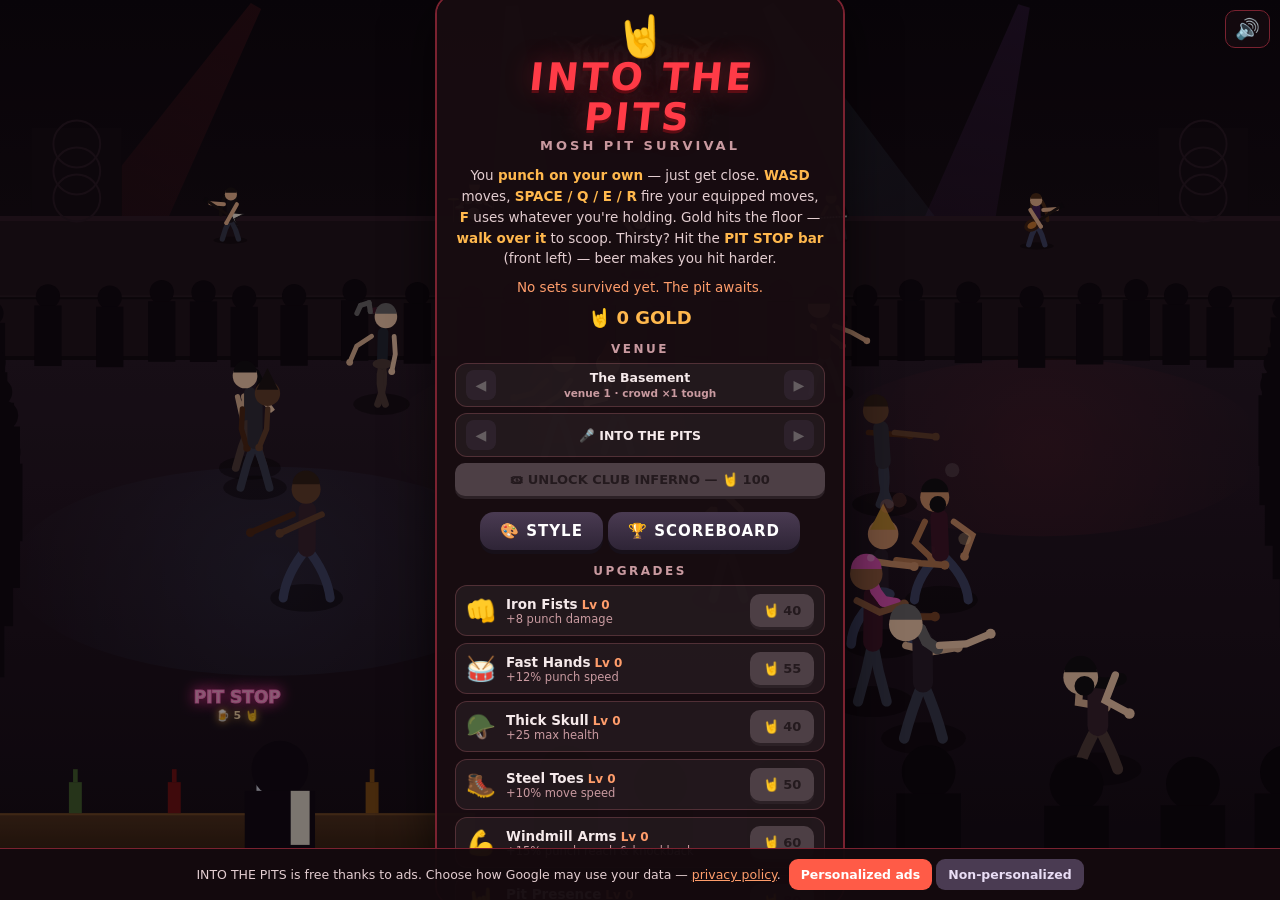
<file: index.html>
<!DOCTYPE html>
<html lang="en">
<head>
<meta charset="utf-8">
<meta name="viewport" content="width=device-width, initial-scale=1, maximum-scale=1, user-scalable=no, viewport-fit=cover">
<meta name="apple-mobile-web-app-capable" content="yes">
<meta name="theme-color" content="#0d0a0e">
<title>INTO THE PITS — mosh pit survival</title>
<meta name="google-adsense-account" content="ca-pub-6716374157787378" />
<meta name="description" content="INTO THE PITS — a free browser game. You're a metalhead at a concert: dive into the pit, swing at everything that moves, survive the Wall of Death and climb the pit hierarchy. No install, no account.">
<meta property="og:title" content="INTO THE PITS — mosh pit survival">
<meta property="og:description" content="A free browser brawler: survive the mosh pit, dodge the Wall of Death, take down Skinny Jean Gene, become a Pit Legend.">
<meta property="og:type" content="website">
<link rel="icon" href="data:image/svg+xml,<svg xmlns='http://www.w3.org/2000/svg' viewBox='0 0 100 100'><text y='.9em' font-size='90'>🤘</text></svg>">
<link rel="stylesheet" href="style.css?v=20260726d">
</head>
<body>
<canvas id="c"></canvas>
<button id="muteBtn">🔊</button>
<button id="pauseBtn">⏸</button>
<div id="stick"><div id="nub"></div></div>
<button class="abBtn" id="swingBtn" style="bottom: calc(env(safe-area-inset-bottom, 0px) + 134px)">🤘</button>
<button class="abBtn" id="abKick" style="bottom: calc(env(safe-area-inset-bottom, 0px) + 200px)">🦵</button>
<button class="abBtn" id="abWind" style="bottom: calc(env(safe-area-inset-bottom, 0px) + 266px)">🌀</button>
<button class="abBtn" id="abBerserk" style="bottom: calc(env(safe-area-inset-bottom, 0px) + 332px)">😤</button>
<button id="itemBtn">🍺</button>

<div class="overlay" id="menuOv">
  <div class="panel">
    <div class="logo">🤘</div>
    <h1>INTO THE<br>PITS</h1>
    <div class="sub">MOSH PIT SURVIVAL</div>
    <p class="hint" id="menuHint">The band's playing. The pit is open. <b>Move</b> with WASD, <b>swing</b> with SPACE or click.
    Knock out moshers for <b>CRED</b> — and watch for the <b>WALL&nbsp;OF&nbsp;DEATH</b>.</p>
    <div class="best" id="bestLine"></div>
    <div class="credbar">🤘 <span id="menuCred">0</span> GOLD</div>
    <div class="sect">VENUE</div>
    <div id="venueBox"></div>
    <button class="btn alt" id="styleBtn">🎨 STYLE</button>
    <button class="btn alt" id="boardBtnM">🏆 SCOREBOARD</button>
    <div id="styleBox" style="display:none">
      <canvas id="stylePrev" width="120" height="150"></canvas>
      <div id="styleRows"></div>
    </div>
    <div class="sect">UPGRADES</div>
    <div id="upList"></div>
    <div class="sect">ABILITIES</div>
    <div id="abList"></div>
    <button class="btn" id="startBtn">ENTER THE PIT</button>
    <div class="sect">SETTINGS</div>
    <div class="audiorow"><label for="volMusic">🎵 Music</label><input id="volMusic" type="range" min="0" max="100" step="1"></div>
    <div class="audiorow"><label for="volFx">💥 Effects</label><input id="volFx" type="range" min="0" max="100" step="1"></div>
    <div class="audiorow"><label for="volUi">🔘 Menu</label><input id="volUi" type="range" min="0" max="100" step="1"></div>
    <button class="buy danger" id="resetBtn" style="width:100%;margin-top:8px">⚠ reset save</button>
    <div class="flinks">
      <a href="guide.html">Game guide</a> · <a href="updates.html">Updates</a> · <a href="privacy.html">Privacy</a>
    </div>
  </div>
</div>

<div class="overlay" id="pauseOv" style="display:none">
  <div class="panel">
    <h2 style="color:#ffb84d">PAUSED</h2>
    <div class="stats" id="pauseStats"></div>
    <button class="btn" id="resumeBtn">▶ RESUME</button>
    <div class="sect">SETTINGS</div>
    <div class="audiorow"><label for="pVolMusic">🎵 Music</label><input id="pVolMusic" type="range" min="0" max="100" step="1"></div>
    <div class="audiorow"><label for="pVolFx">💥 Effects</label><input id="pVolFx" type="range" min="0" max="100" step="1"></div>
    <div class="audiorow"><label for="pVolUi">🔘 Menu</label><input id="pVolUi" type="range" min="0" max="100" step="1"></div>
    <button class="btn alt" id="endRunBtn" style="margin-top:14px">🏁 END RUN</button>
    <div class="hint" style="font-size:12px;margin-top:6px">Ending the run banks this set's gold and posts your score.</div>
  </div>
</div>

<div class="overlay" id="boardOv" style="display:none">
  <div class="panel">
    <h2 style="color:#ffb84d">🏆 PIT LEGENDS</h2>
    <div class="namerow">
      <input id="nameInp" maxlength="16" placeholder="your pit name" autocomplete="off">
      <button class="buy" id="nameSave">SAVE</button>
    </div>
    <div id="boardList" class="blist">loading…</div>
    <button class="btn" id="boardBack">DONE</button>
  </div>
</div>

<div class="overlay" id="overOv" style="display:none">
  <div class="panel">
    <h2 id="overTitle">CARRIED OUT</h2>
    <div class="stats" id="overStats"></div>
    <button class="btn alt" id="dblBtn">🎬 Double this set's cred</button><br>
    <button class="btn" id="againBtn">MOSH AGAIN</button>
    <button class="btn alt" id="menuBtn">UPGRADES</button>
    <button class="btn alt" id="boardBtnO">🏆</button>
  </div>
</div>

<!-- Classic scripts sharing top-level scope; order matters (each file may use
     anything ABOVE it at load time, and anything at all at call time). -->
<script src="js/util.js?v=20260726d"></script>
<script src="js/config.js?v=20260726d"></script>
<script src="js/lineups.js?v=20260726d"></script>
<script src="js/save.js?v=20260726d"></script>
<script src="js/world.js?v=20260726d"></script>
<script src="js/audio.js?v=20260726d"></script>
<script src="js/ads.js?v=20260726d"></script>
<script src="js/board.js?v=20260726d"></script>
<script src="js/state.js?v=20260726d"></script>
<script src="js/moshers.js?v=20260726d"></script>
<script src="js/combat.js?v=20260726d"></script>
<script src="js/abilities.js?v=20260726d"></script>
<script src="js/items.js?v=20260726d"></script>
<script src="js/ai.js?v=20260726d"></script>
<script src="js/sim.js?v=20260726d"></script>
<script src="js/events.js?v=20260726d"></script>
<script src="js/render.js?v=20260726d"></script>
<script src="js/input.js?v=20260726d"></script>
<script src="js/flow.js?v=20260726d"></script>
<script src="js/ui.js?v=20260726d"></script>
<script src="js/main.js?v=20260726d"></script>
<script src="js/dev.js?v=20260726d"></script>
</body>
</html>
</file>
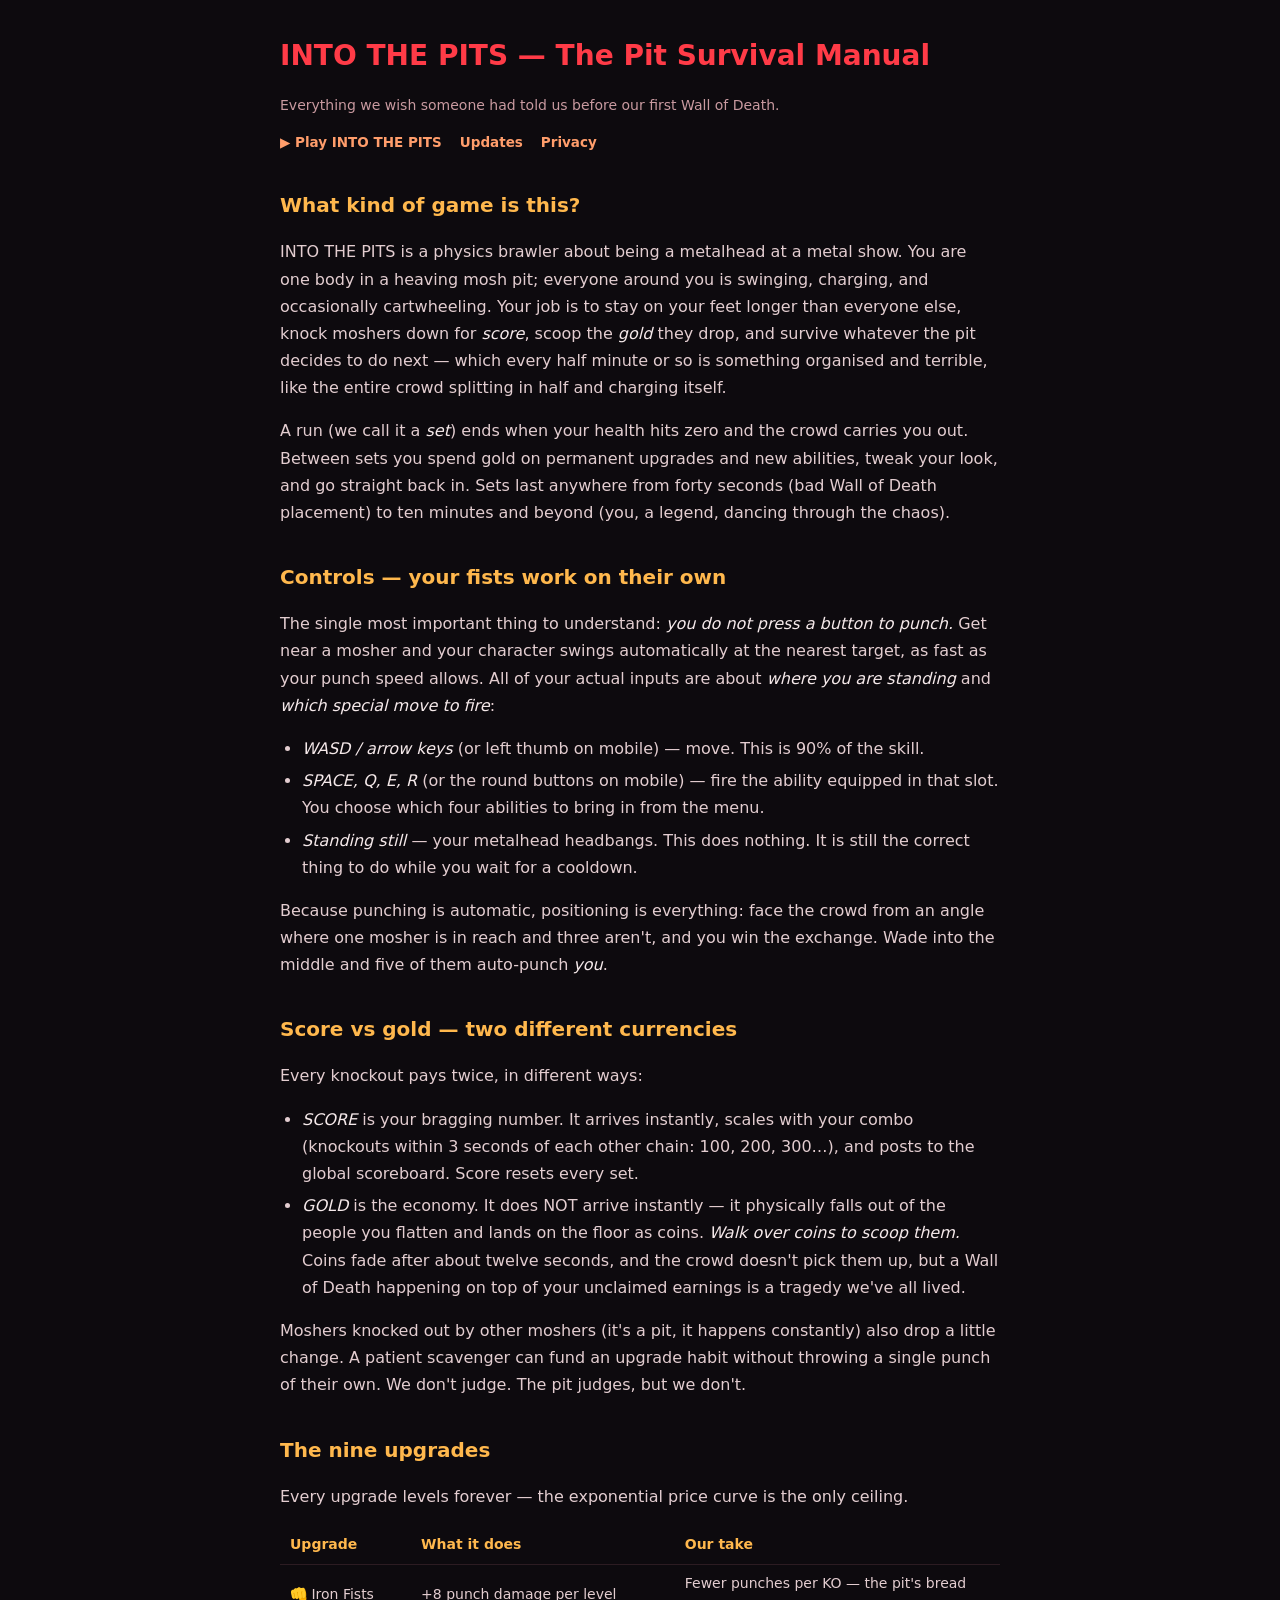
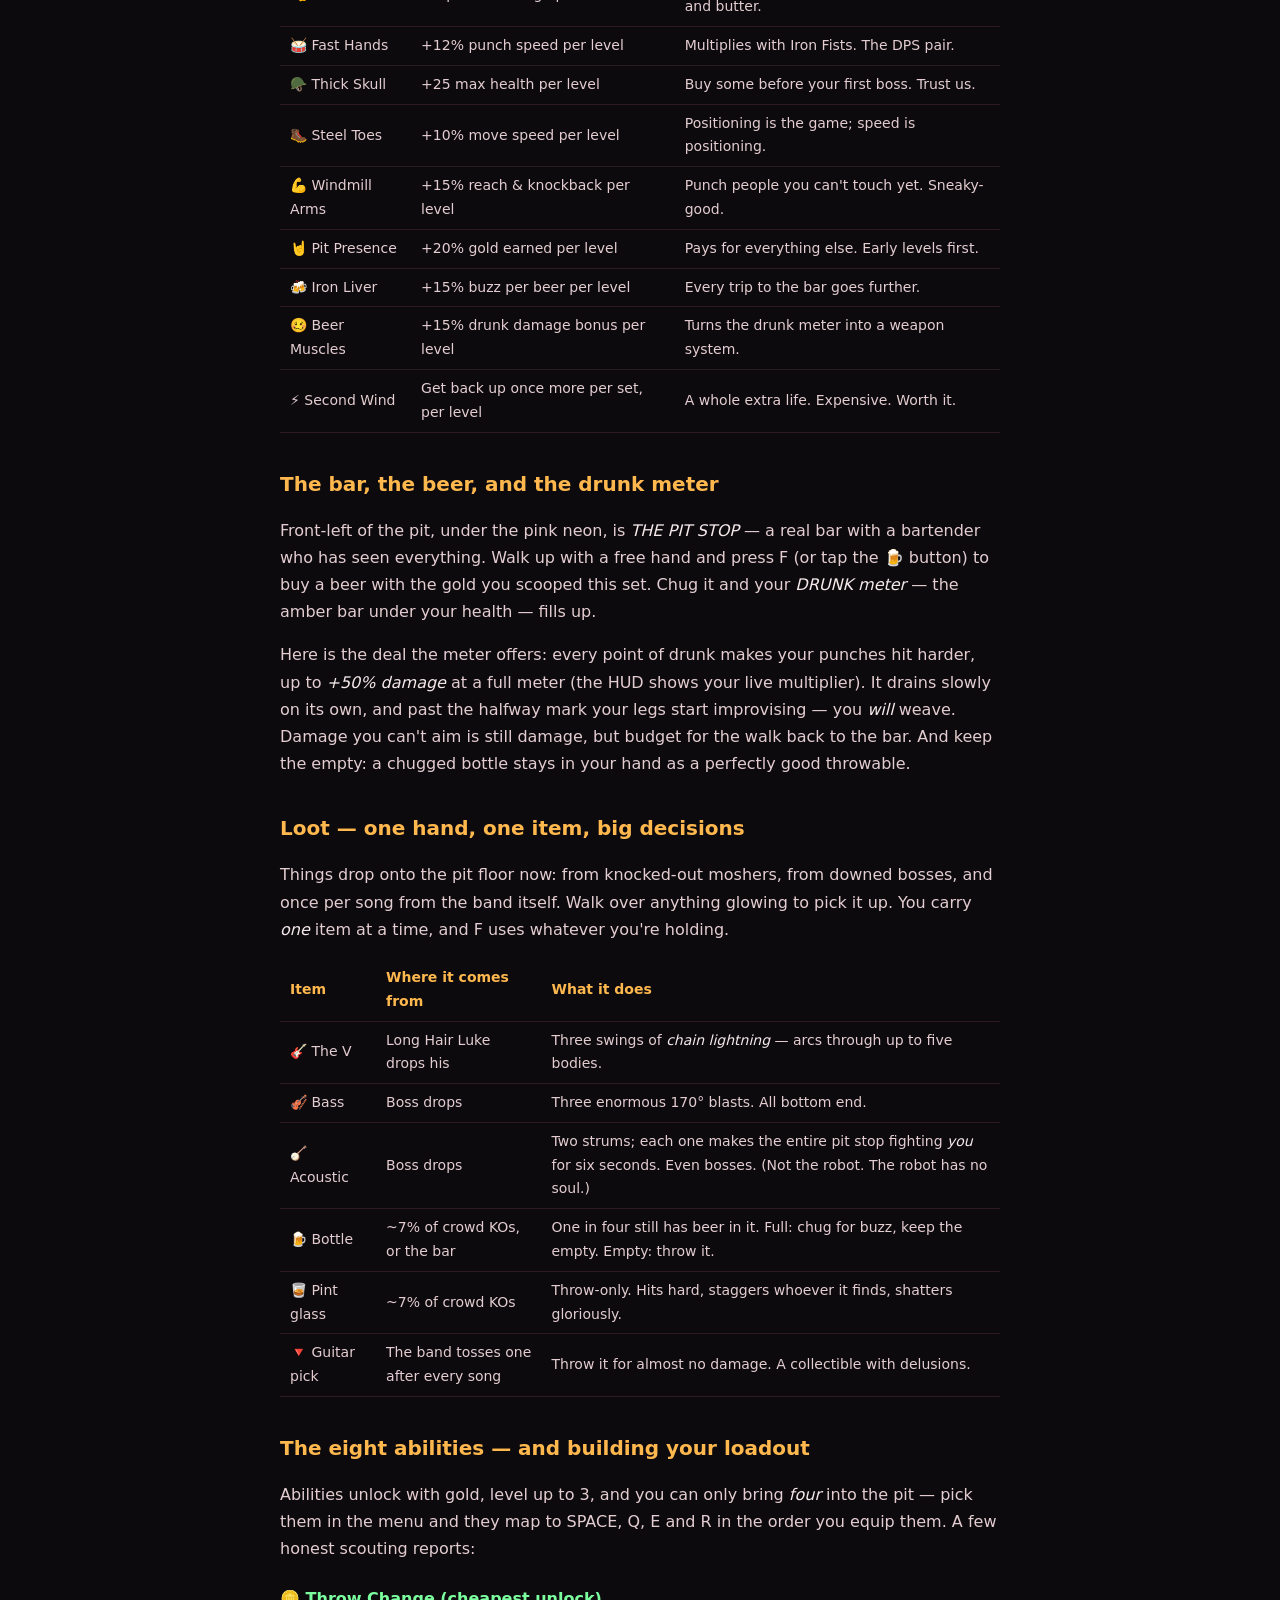
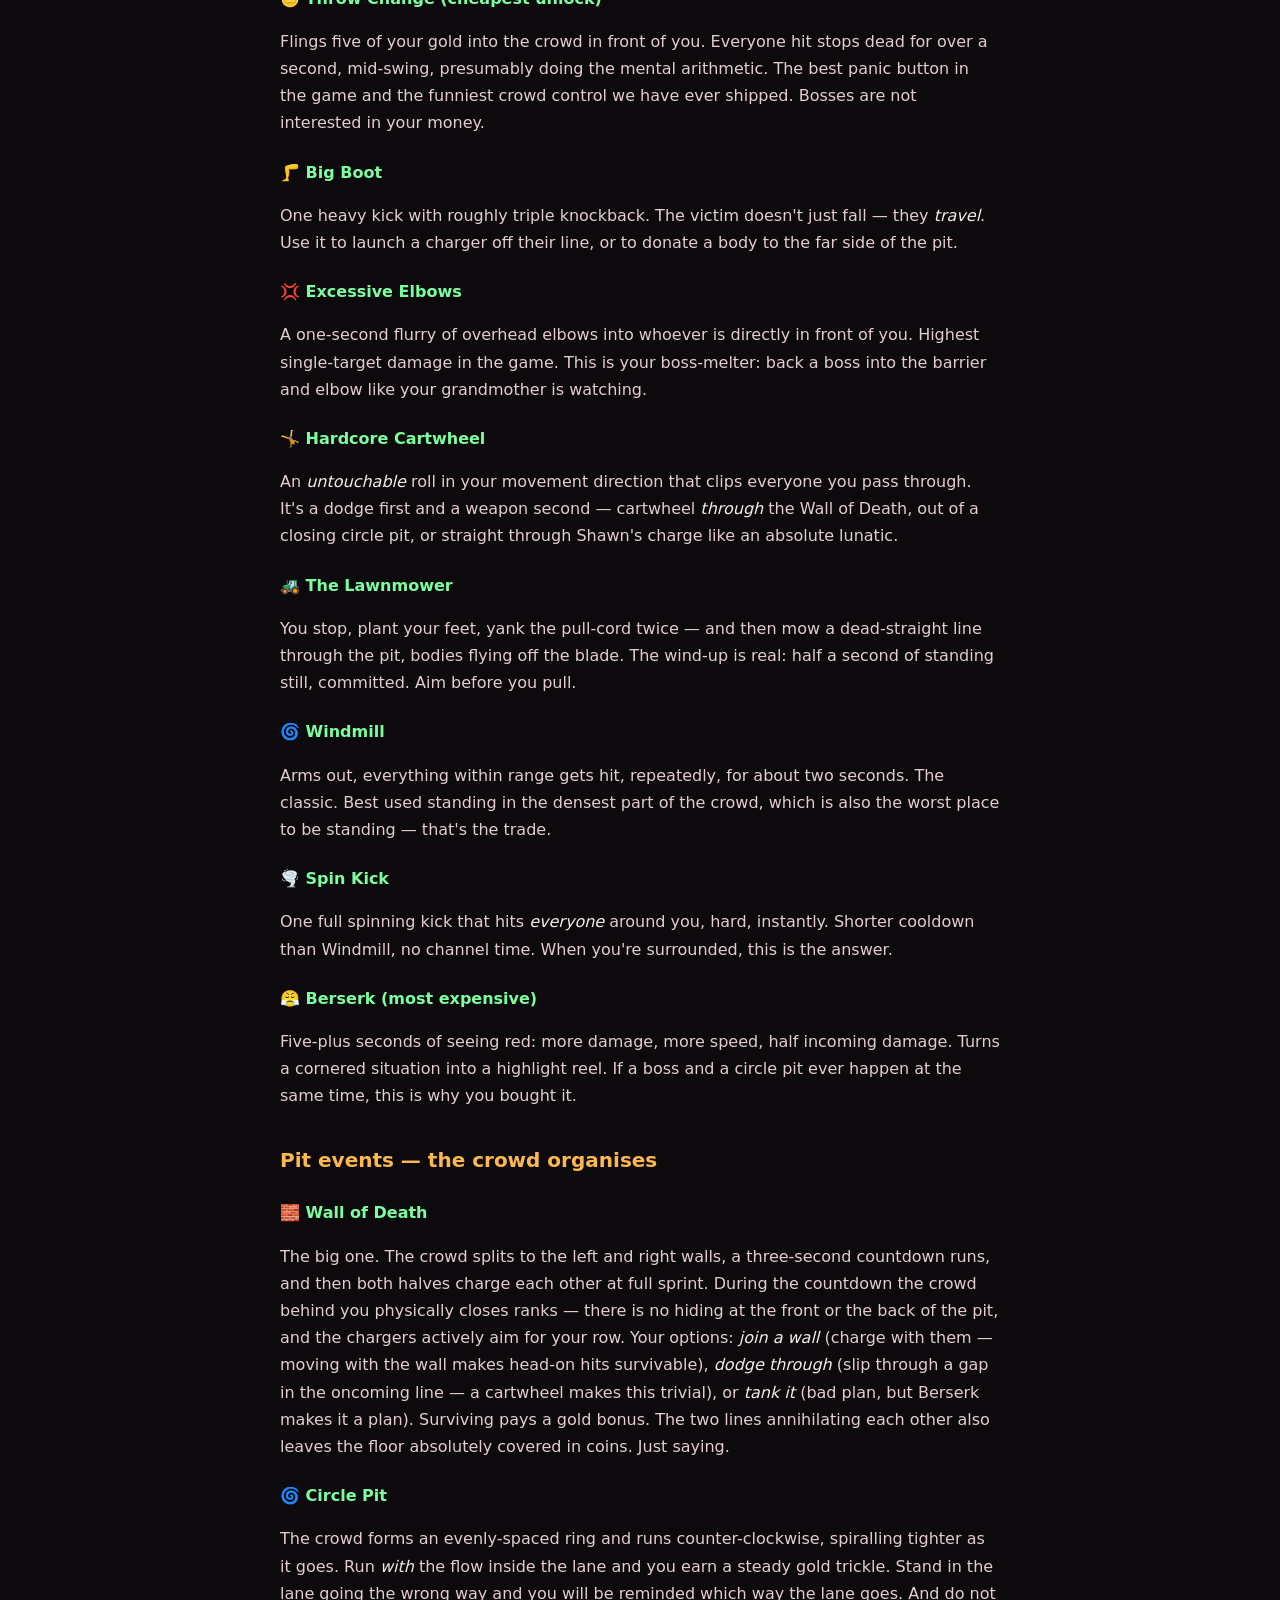
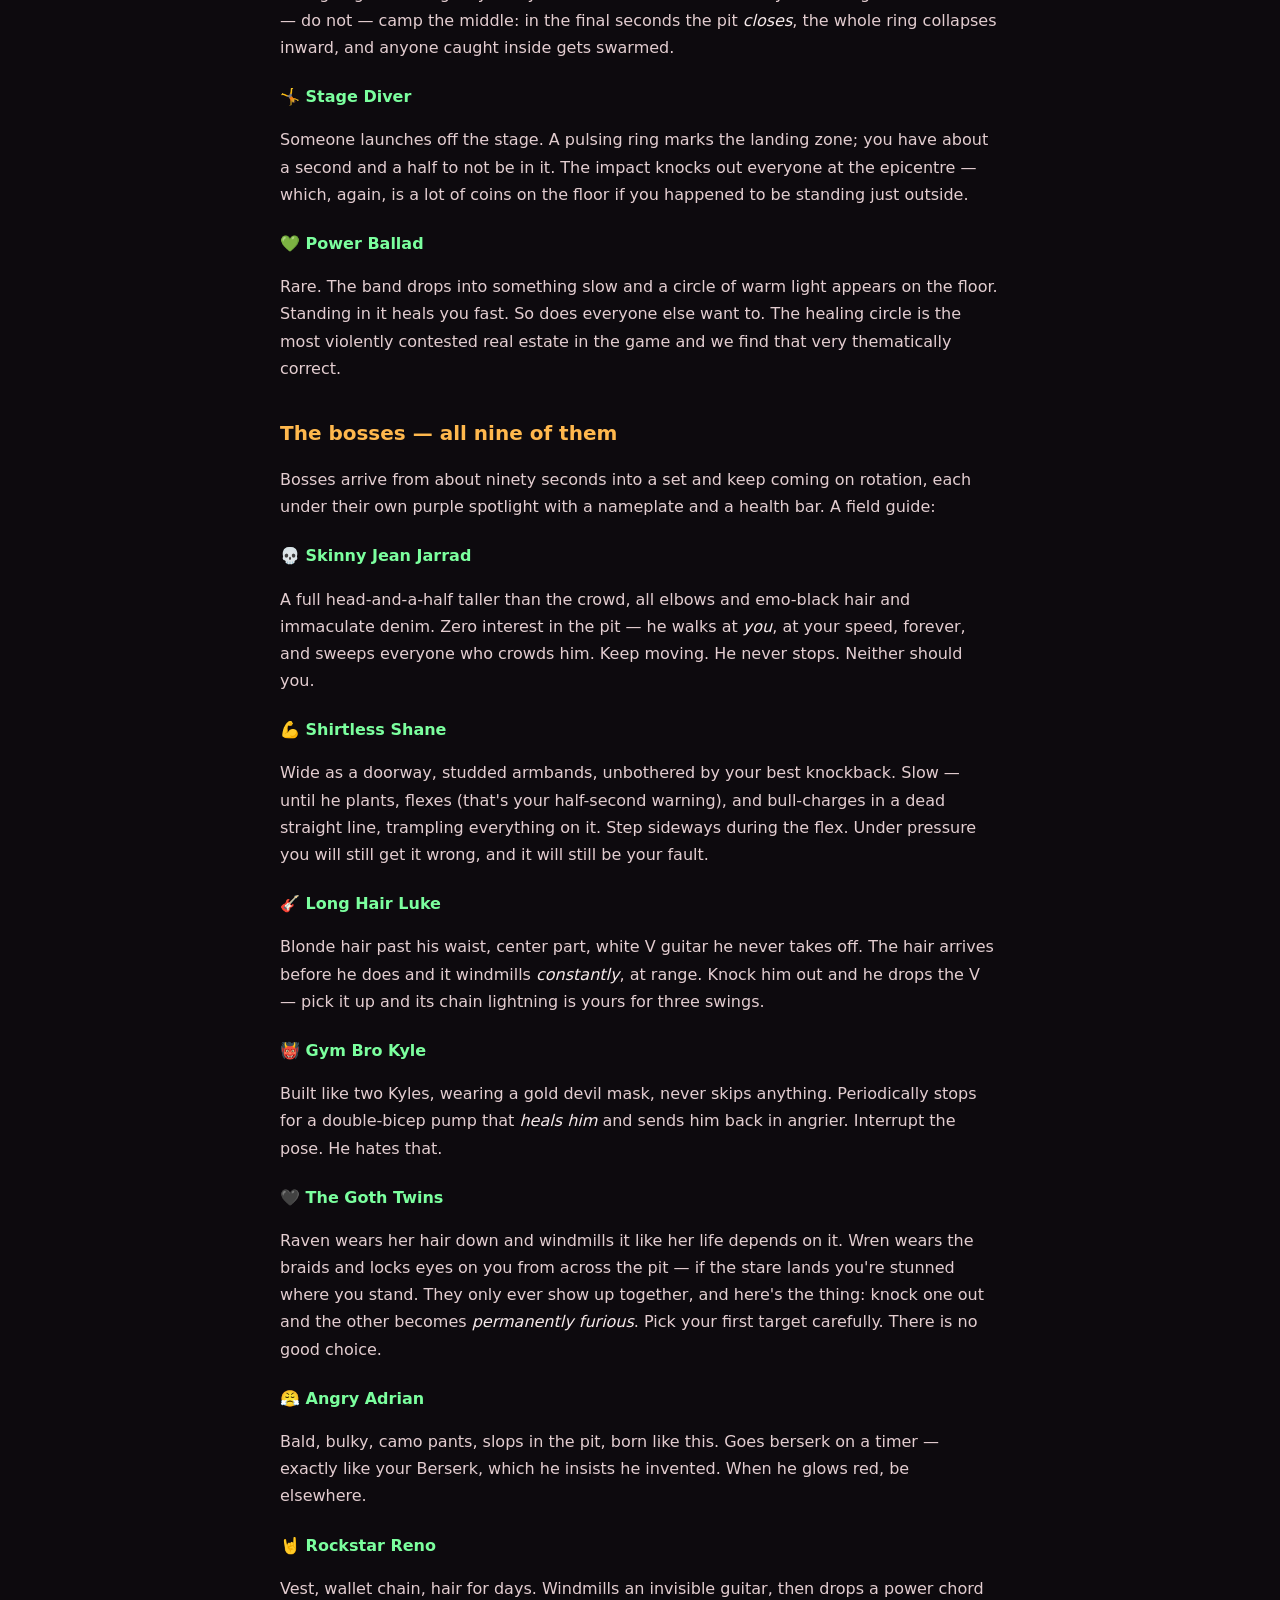
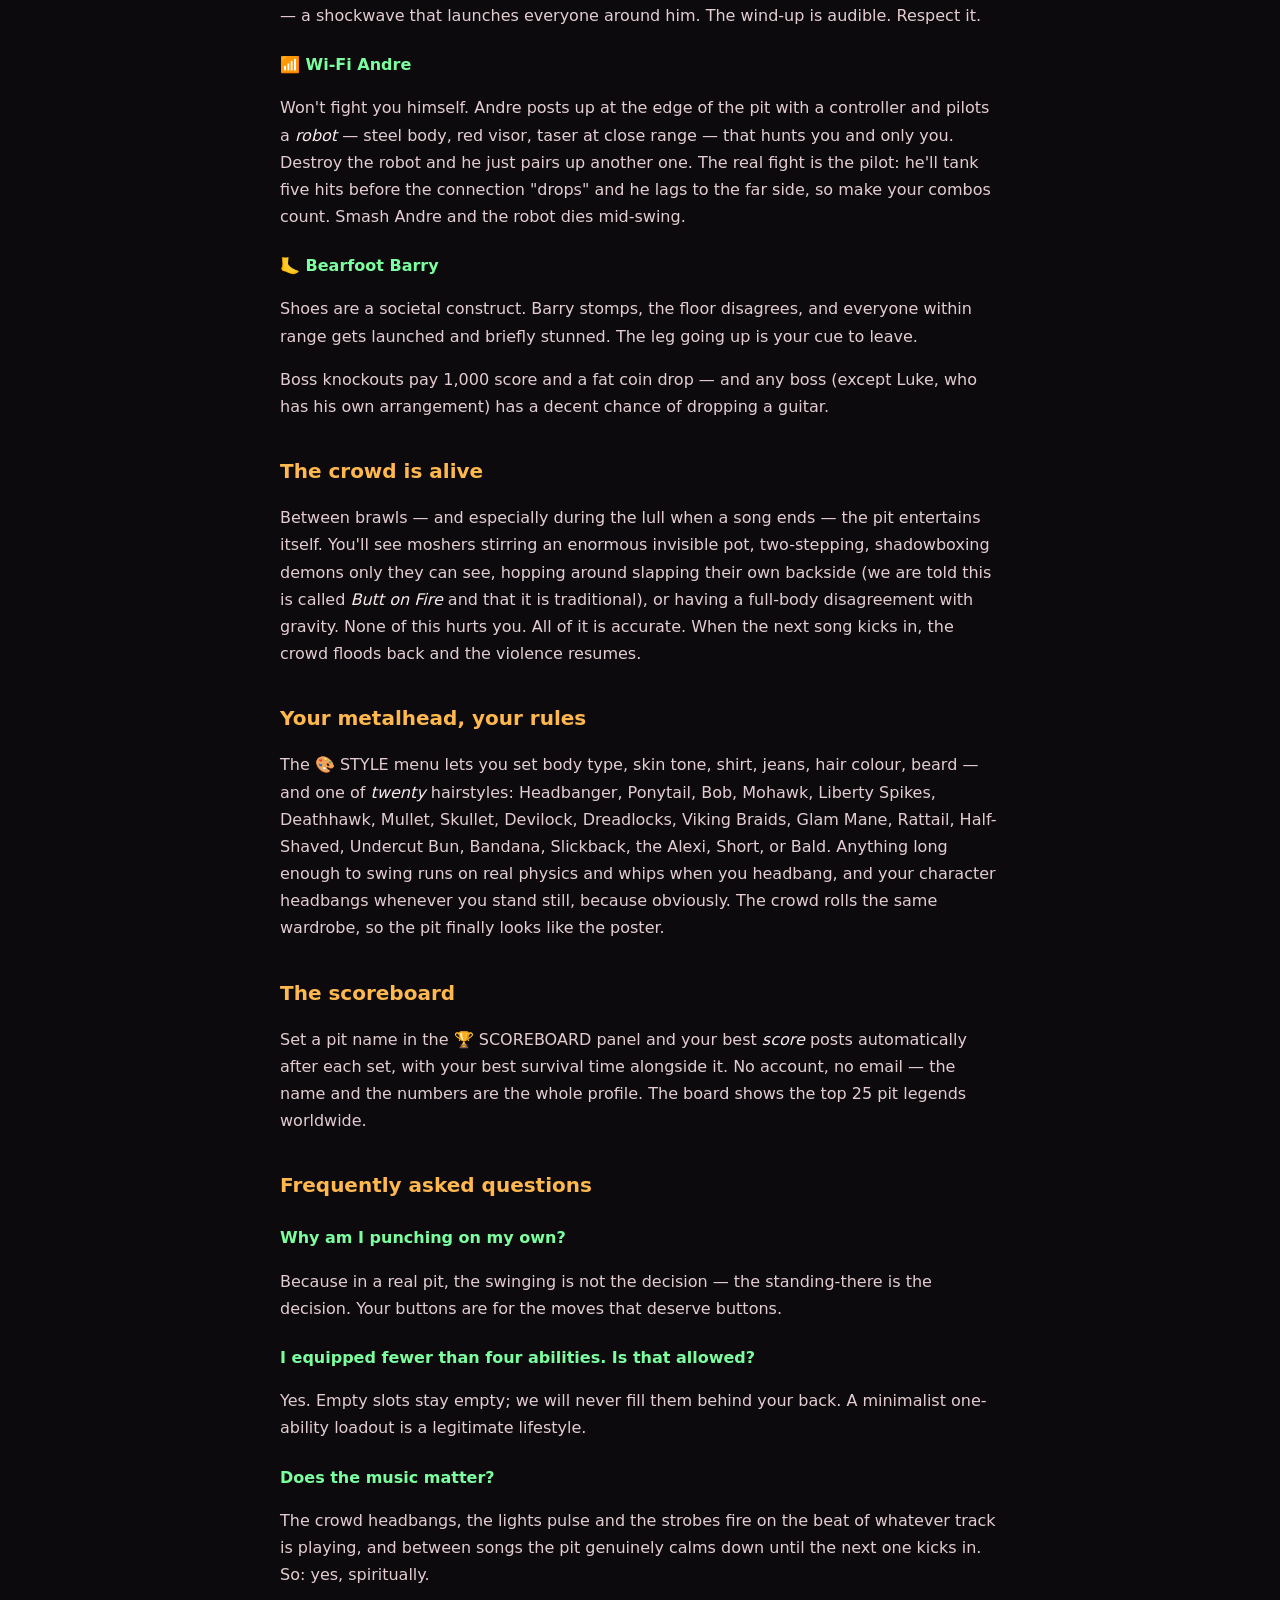
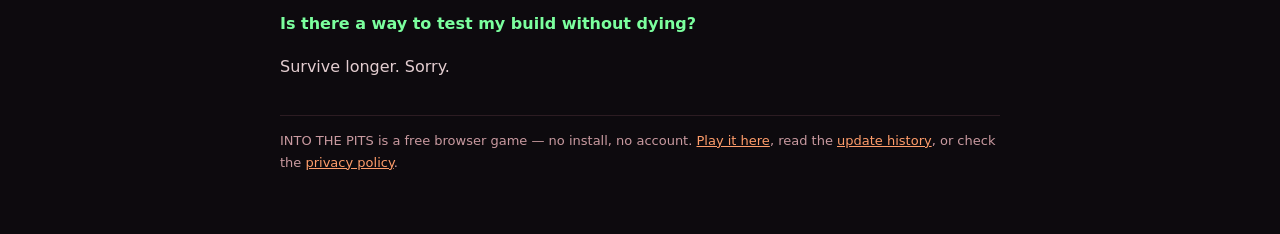
<file: guide.html>
<!DOCTYPE html>
<html lang="en">
<head>
<meta charset="utf-8">
<meta name="viewport" content="width=device-width, initial-scale=1">
<title>INTO THE PITS — Game Guide: surviving the pit, every ability, every event, both bosses</title>
<meta name="description" content="The complete INTO THE PITS guide: how auto-punching and positioning work, all 8 abilities ranked, the gold-on-the-floor economy, surviving the Wall of Death, circle pit strategy, and how to take down Skinny Jean Gene and Shirtless Shawn.">
<style>
  body {
    margin: 0; padding: 32px 20px 60px; background: #0d0a0e; color: #e3cdd0;
    font-family: system-ui, -apple-system, 'Segoe UI', sans-serif; line-height: 1.7;
  }
  main { max-width: 720px; margin: 0 auto; }
  h1 { color: #ff3b47; font-size: 28px; margin: 0 0 4px; }
  h2 { color: #ffb84d; font-size: 20px; margin: 34px 0 8px; }
  h3 { color: #7bff9e; font-size: 16px; margin: 22px 0 6px; }
  a { color: #ff9d6b; }
  .muted { color: #c99aa0; font-size: 14px; }
  nav { display: flex; flex-wrap: wrap; gap: 8px 18px; font-size: 13.5px; margin: 14px 0 8px; }
  nav a { font-weight: 700; text-decoration: none; }
  nav a:hover { text-decoration: underline; }
  ul { padding-left: 22px; }
  li { margin: 5px 0; }
  em { color: #f5e9ea; }
  table { border-collapse: collapse; width: 100%; font-size: 14px; margin: 10px 0; }
  th, td { text-align: left; padding: 7px 10px; border-bottom: 1px solid #2c1c22; }
  th { color: #ffb84d; }
  hr { border: none; border-top: 1px solid #2c1c22; margin: 30px 0; }
  footer { color: #c99aa0; font-size: 13px; margin-top: 34px; padding-top: 14px; border-top: 1px solid #2c1c22; }
</style>
</head>
<body>
<main>
  <h1>INTO THE PITS — The Pit Survival Manual</h1>
  <p class="muted">Everything we wish someone had told us before our first Wall of Death.</p>
  <nav>
    <a href="index.html">▶ Play INTO THE PITS</a>
    <a href="updates.html">Updates</a>
    <a href="privacy.html">Privacy</a>
  </nav>

  <h2>What kind of game is this?</h2>
  <p>INTO THE PITS is a physics brawler about being a metalhead at a metal show. You are one body
  in a heaving mosh pit; everyone around you is swinging, charging, and occasionally cartwheeling.
  Your job is to stay on your feet longer than everyone else, knock moshers down for <em>score</em>,
  scoop the <em>gold</em> they drop, and survive whatever the pit decides to do next — which every
  half minute or so is something organised and terrible, like the entire crowd splitting in half
  and charging itself.</p>
  <p>A run (we call it a <em>set</em>) ends when your health hits zero and the crowd carries you
  out. Between sets you spend gold on permanent upgrades and new abilities, tweak your look, and
  go straight back in. Sets last anywhere from forty seconds (bad Wall of Death placement) to ten
  minutes and beyond (you, a legend, dancing through the chaos).</p>

  <h2>Controls — your fists work on their own</h2>
  <p>The single most important thing to understand: <em>you do not press a button to punch.</em>
  Get near a mosher and your character swings automatically at the nearest target, as fast as
  your punch speed allows. All of your actual inputs are about <em>where you are standing</em>
  and <em>which special move to fire</em>:</p>
  <ul>
    <li><em>WASD / arrow keys</em> (or left thumb on mobile) — move. This is 90% of the skill.</li>
    <li><em>SPACE, Q, E, R</em> (or the round buttons on mobile) — fire the ability equipped in
    that slot. You choose which four abilities to bring in from the menu.</li>
    <li><em>Standing still</em> — your metalhead headbangs. This does nothing. It is still
    the correct thing to do while you wait for a cooldown.</li>
  </ul>
  <p>Because punching is automatic, positioning is everything: face the crowd from an angle where
  one mosher is in reach and three aren't, and you win the exchange. Wade into the middle and
  five of them auto-punch <em>you</em>.</p>

  <h2>Score vs gold — two different currencies</h2>
  <p>Every knockout pays twice, in different ways:</p>
  <ul>
    <li><em>SCORE</em> is your bragging number. It arrives instantly, scales with your combo
    (knockouts within 3 seconds of each other chain: 100, 200, 300…), and posts to the global
    scoreboard. Score resets every set.</li>
    <li><em>GOLD</em> is the economy. It does NOT arrive instantly — it physically falls out of
    the people you flatten and lands on the floor as coins. <em>Walk over coins to scoop
    them.</em> Coins fade after about twelve seconds, and the crowd doesn't pick them up, but a
    Wall of Death happening on top of your unclaimed earnings is a tragedy we've all lived.</li>
  </ul>
  <p>Moshers knocked out by other moshers (it's a pit, it happens constantly) also drop a little
  change. A patient scavenger can fund an upgrade habit without throwing a single punch of
  their own. We don't judge. The pit judges, but we don't.</p>

  <h2>The nine upgrades</h2>
  <p>Every upgrade levels forever — the exponential price curve is the only ceiling.</p>
  <table>
    <tr><th>Upgrade</th><th>What it does</th><th>Our take</th></tr>
    <tr><td>👊 Iron Fists</td><td>+8 punch damage per level</td><td>Fewer punches per KO — the pit's bread and butter.</td></tr>
    <tr><td>🥁 Fast Hands</td><td>+12% punch speed per level</td><td>Multiplies with Iron Fists. The DPS pair.</td></tr>
    <tr><td>🪖 Thick Skull</td><td>+25 max health per level</td><td>Buy some before your first boss. Trust us.</td></tr>
    <tr><td>🥾 Steel Toes</td><td>+10% move speed per level</td><td>Positioning is the game; speed is positioning.</td></tr>
    <tr><td>💪 Windmill Arms</td><td>+15% reach & knockback per level</td><td>Punch people you can't touch yet. Sneaky-good.</td></tr>
    <tr><td>🤘 Pit Presence</td><td>+20% gold earned per level</td><td>Pays for everything else. Early levels first.</td></tr>
    <tr><td>🍻 Iron Liver</td><td>+15% buzz per beer per level</td><td>Every trip to the bar goes further.</td></tr>
    <tr><td>🥴 Beer Muscles</td><td>+15% drunk damage bonus per level</td><td>Turns the drunk meter into a weapon system.</td></tr>
    <tr><td>⚡ Second Wind</td><td>Get back up once more per set, per level</td><td>A whole extra life. Expensive. Worth it.</td></tr>
  </table>

  <h2>The bar, the beer, and the drunk meter</h2>
  <p>Front-left of the pit, under the pink neon, is <em>THE PIT STOP</em> — a real bar with a
  bartender who has seen everything. Walk up with a free hand and press F (or tap the 🍺 button)
  to buy a beer with the gold you scooped this set. Chug it and your <em>DRUNK meter</em> — the
  amber bar under your health — fills up.</p>
  <p>Here is the deal the meter offers: every point of drunk makes your punches hit harder, up
  to <em>+50% damage</em> at a full meter (the HUD shows your live multiplier). It drains slowly
  on its own, and past the halfway mark your legs start improvising — you <em>will</em> weave.
  Damage you can't aim is still damage, but budget for the walk back to the bar. And keep the
  empty: a chugged bottle stays in your hand as a perfectly good throwable.</p>

  <h2>Loot — one hand, one item, big decisions</h2>
  <p>Things drop onto the pit floor now: from knocked-out moshers, from downed bosses, and once
  per song from the band itself. Walk over anything glowing to pick it up. You carry <em>one</em>
  item at a time, and F uses whatever you're holding.</p>
  <table>
    <tr><th>Item</th><th>Where it comes from</th><th>What it does</th></tr>
    <tr><td>🎸 The V</td><td>Long Hair Luke drops his</td><td>Three swings of <em>chain lightning</em> — arcs through up to five bodies.</td></tr>
    <tr><td>🎻 Bass</td><td>Boss drops</td><td>Three enormous 170° blasts. All bottom end.</td></tr>
    <tr><td>🪕 Acoustic</td><td>Boss drops</td><td>Two strums; each one makes the entire pit stop fighting <em>you</em> for six seconds. Even bosses. (Not the robot. The robot has no soul.)</td></tr>
    <tr><td>🍺 Bottle</td><td>~7% of crowd KOs, or the bar</td><td>One in four still has beer in it. Full: chug for buzz, keep the empty. Empty: throw it.</td></tr>
    <tr><td>🥃 Pint glass</td><td>~7% of crowd KOs</td><td>Throw-only. Hits hard, staggers whoever it finds, shatters gloriously.</td></tr>
    <tr><td>🔻 Guitar pick</td><td>The band tosses one after every song</td><td>Throw it for almost no damage. A collectible with delusions.</td></tr>
  </table>

  <h2>The eight abilities — and building your loadout</h2>
  <p>Abilities unlock with gold, level up to 3, and you can only bring <em>four</em> into the pit
  — pick them in the menu and they map to SPACE, Q, E and R in the order you equip them. A few
  honest scouting reports:</p>
  <h3>🪙 Throw Change (cheapest unlock)</h3>
  <p>Flings five of your gold into the crowd in front of you. Everyone hit stops dead for over a
  second, mid-swing, presumably doing the mental arithmetic. The best panic button in the game
  and the funniest crowd control we have ever shipped. Bosses are not interested in your money.</p>
  <h3>🦵 Big Boot</h3>
  <p>One heavy kick with roughly triple knockback. The victim doesn't just fall — they <em>travel</em>.
  Use it to launch a charger off their line, or to donate a body to the far side of the pit.</p>
  <h3>💢 Excessive Elbows</h3>
  <p>A one-second flurry of overhead elbows into whoever is directly in front of you. Highest
  single-target damage in the game. This is your boss-melter: back a boss into the barrier and
  elbow like your grandmother is watching.</p>
  <h3>🤸 Hardcore Cartwheel</h3>
  <p>An <em>untouchable</em> roll in your movement direction that clips everyone you pass through.
  It's a dodge first and a weapon second — cartwheel <em>through</em> the Wall of Death, out of a
  closing circle pit, or straight through Shawn's charge like an absolute lunatic.</p>
  <h3>🚜 The Lawnmower</h3>
  <p>You stop, plant your feet, yank the pull-cord twice — and then mow a dead-straight line
  through the pit, bodies flying off the blade. The wind-up is real: half a second of standing
  still, committed. Aim before you pull.</p>
  <h3>🌀 Windmill</h3>
  <p>Arms out, everything within range gets hit, repeatedly, for about two seconds. The classic.
  Best used standing in the densest part of the crowd, which is also the worst place to be
  standing — that's the trade.</p>
  <h3>🌪️ Spin Kick</h3>
  <p>One full spinning kick that hits <em>everyone</em> around you, hard, instantly. Shorter
  cooldown than Windmill, no channel time. When you're surrounded, this is the answer.</p>
  <h3>😤 Berserk (most expensive)</h3>
  <p>Five-plus seconds of seeing red: more damage, more speed, half incoming damage. Turns a
  cornered situation into a highlight reel. If a boss and a circle pit ever happen at the same
  time, this is why you bought it.</p>

  <h2>Pit events — the crowd organises</h2>
  <h3>🧱 Wall of Death</h3>
  <p>The big one. The crowd splits to the left and right walls, a three-second countdown runs,
  and then both halves charge each other at full sprint. During the countdown the crowd behind
  you physically closes ranks — there is no hiding at the front or the back of the pit, and the
  chargers actively aim for your row. Your options: <em>join a wall</em> (charge with them —
  moving with the wall makes head-on hits survivable), <em>dodge through</em> (slip through a gap
  in the oncoming line — a cartwheel makes this trivial), or <em>tank it</em> (bad plan, but
  Berserk makes it a plan). Surviving pays a gold bonus. The two lines annihilating each other
  also leaves the floor absolutely covered in coins. Just saying.</p>
  <h3>🌀 Circle Pit</h3>
  <p>The crowd forms an evenly-spaced ring and runs counter-clockwise, spiralling tighter as it
  goes. Run <em>with</em> the flow inside the lane and you earn a steady gold trickle. Stand in
  the lane going the wrong way and you will be reminded which way the lane goes. And do not —
  do not — camp the middle: in the final seconds the pit <em>closes</em>, the whole ring
  collapses inward, and anyone caught inside gets swarmed.</p>
  <h3>🤸 Stage Diver</h3>
  <p>Someone launches off the stage. A pulsing ring marks the landing zone; you have about a
  second and a half to not be in it. The impact knocks out everyone at the epicentre — which,
  again, is a lot of coins on the floor if you happened to be standing just outside.</p>
  <h3>💚 Power Ballad</h3>
  <p>Rare. The band drops into something slow and a circle of warm light appears on the floor.
  Standing in it heals you fast. So does everyone else want to. The healing circle is the most
  violently contested real estate in the game and we find that very thematically correct.</p>

  <h2>The bosses — all nine of them</h2>
  <p>Bosses arrive from about ninety seconds into a set and keep coming on rotation, each under
  their own purple spotlight with a nameplate and a health bar. A field guide:</p>
  <h3>💀 Skinny Jean Jarrad</h3>
  <p>A full head-and-a-half taller than the crowd, all elbows and emo-black hair and immaculate
  denim. Zero interest in the pit — he walks at <em>you</em>, at your speed, forever, and sweeps
  everyone who crowds him. Keep moving. He never stops. Neither should you.</p>
  <h3>💪 Shirtless Shane</h3>
  <p>Wide as a doorway, studded armbands, unbothered by your best knockback. Slow — until he
  plants, flexes (that's your half-second warning), and bull-charges in a dead straight line,
  trampling everything on it. Step sideways during the flex. Under pressure you will still get
  it wrong, and it will still be your fault.</p>
  <h3>🎸 Long Hair Luke</h3>
  <p>Blonde hair past his waist, center part, white V guitar he never takes off. The hair
  arrives before he does and it windmills <em>constantly</em>, at range. Knock him out and he
  drops the V — pick it up and its chain lightning is yours for three swings.</p>
  <h3>👹 Gym Bro Kyle</h3>
  <p>Built like two Kyles, wearing a gold devil mask, never skips anything. Periodically stops
  for a double-bicep pump that <em>heals him</em> and sends him back in angrier. Interrupt the
  pose. He hates that.</p>
  <h3>🖤 The Goth Twins</h3>
  <p>Raven wears her hair down and windmills it like her life depends on it. Wren wears the
  braids and locks eyes on you from across the pit — if the stare lands you're stunned where you
  stand. They only ever show up together, and here's the thing: knock one out and the other
  becomes <em>permanently furious</em>. Pick your first target carefully. There is no good
  choice.</p>
  <h3>😤 Angry Adrian</h3>
  <p>Bald, bulky, camo pants, slops in the pit, born like this. Goes berserk on a timer —
  exactly like your Berserk, which he insists he invented. When he glows red, be elsewhere.</p>
  <h3>🤘 Rockstar Reno</h3>
  <p>Vest, wallet chain, hair for days. Windmills an invisible guitar, then drops a power chord
  — a shockwave that launches everyone around him. The wind-up is audible. Respect it.</p>
  <h3>📶 Wi-Fi Andre</h3>
  <p>Won't fight you himself. Andre posts up at the edge of the pit with a controller and
  pilots a <em>robot</em> — steel body, red visor, taser at close range — that hunts you and
  only you. Destroy the robot and he just pairs up another one. The real fight is the pilot:
  he'll tank five hits before the connection "drops" and he lags to the far side, so make your
  combos count. Smash Andre and the robot dies mid-swing.</p>
  <h3>🦶 Bearfoot Barry</h3>
  <p>Shoes are a societal construct. Barry stomps, the floor disagrees, and everyone within
  range gets launched and briefly stunned. The leg going up is your cue to leave.</p>
  <p>Boss knockouts pay 1,000 score and a fat coin drop — and any boss (except Luke, who has
  his own arrangement) has a decent chance of dropping a guitar.</p>

  <h2>The crowd is alive</h2>
  <p>Between brawls — and especially during the lull when a song ends — the pit entertains
  itself. You'll see moshers stirring an enormous invisible pot, two-stepping, shadowboxing
  demons only they can see, hopping around slapping their own backside (we are told this is
  called <em>Butt on Fire</em> and that it is traditional), or having a full-body disagreement
  with gravity. None of this hurts you. All of it is accurate. When the next song kicks in, the
  crowd floods back and the violence resumes.</p>

  <h2>Your metalhead, your rules</h2>
  <p>The 🎨 STYLE menu lets you set body type, skin tone, shirt, jeans, hair colour, beard —
  and one of <em>twenty</em> hairstyles: Headbanger, Ponytail, Bob, Mohawk, Liberty Spikes,
  Deathhawk, Mullet, Skullet, Devilock, Dreadlocks, Viking Braids, Glam Mane, Rattail,
  Half-Shaved, Undercut Bun, Bandana, Slickback, the Alexi, Short, or Bald. Anything long
  enough to swing runs on real physics and whips when you headbang, and your character
  headbangs whenever you stand still, because obviously. The crowd rolls the same wardrobe,
  so the pit finally looks like the poster.</p>

  <h2>The scoreboard</h2>
  <p>Set a pit name in the 🏆 SCOREBOARD panel and your best <em>score</em> posts automatically
  after each set, with your best survival time alongside it. No account, no email — the name
  and the numbers are the whole profile. The board shows the top 25 pit legends worldwide.</p>

  <h2>Frequently asked questions</h2>
  <h3>Why am I punching on my own?</h3>
  <p>Because in a real pit, the swinging is not the decision — the standing-there is the
  decision. Your buttons are for the moves that deserve buttons.</p>
  <h3>I equipped fewer than four abilities. Is that allowed?</h3>
  <p>Yes. Empty slots stay empty; we will never fill them behind your back. A minimalist
  one-ability loadout is a legitimate lifestyle.</p>
  <h3>Does the music matter?</h3>
  <p>The crowd headbangs, the lights pulse and the strobes fire on the beat of whatever track
  is playing, and between songs the pit genuinely calms down until the next one kicks in. So:
  yes, spiritually.</p>
  <h3>Is there a way to test my build without dying?</h3>
  <p>Survive longer. Sorry.</p>

  <footer>
    INTO THE PITS is a free browser game — no install, no account.
    <a href="index.html">Play it here</a>, read the <a href="updates.html">update history</a>,
    or check the <a href="privacy.html">privacy policy</a>.
  </footer>
</main>
</body>
</html>
</file>
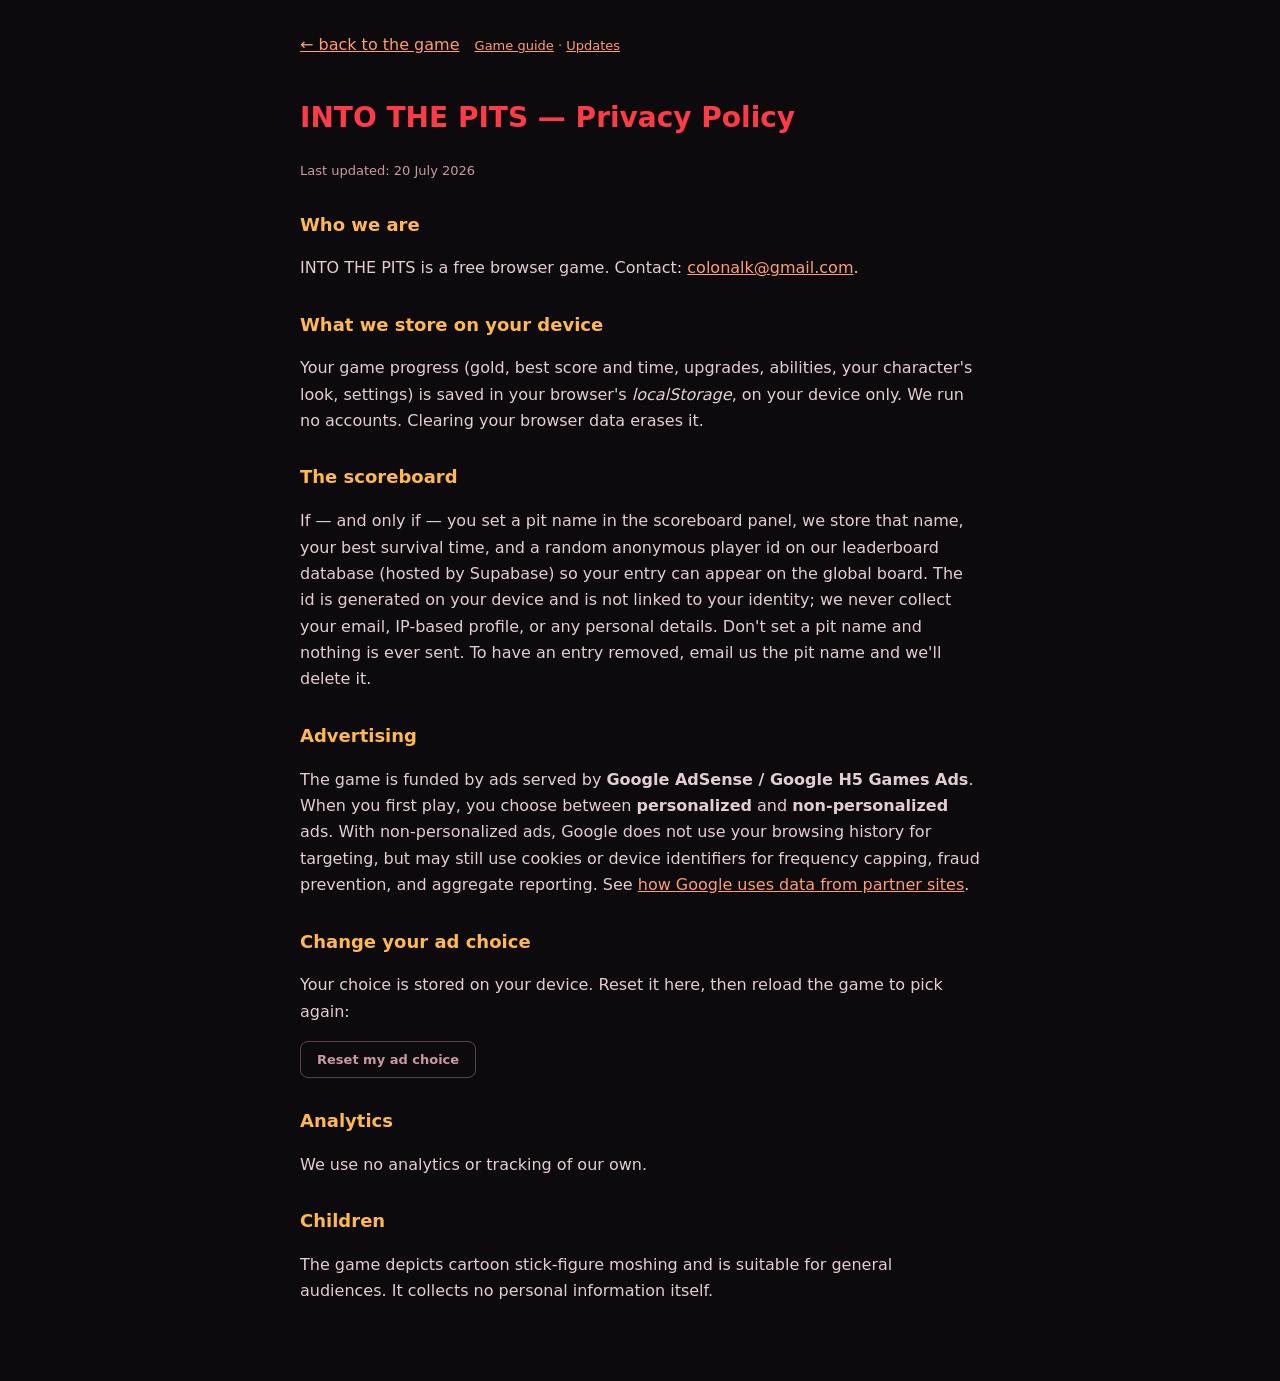
<file: privacy.html>
<!DOCTYPE html>
<html lang="en">
<head>
<meta charset="utf-8">
<meta name="viewport" content="width=device-width, initial-scale=1">
<title>INTO THE PITS — Privacy Policy</title>
<style>
  body {
    margin: 0; padding: 32px 20px 60px; background: #0d0a0e; color: #e3cdd0;
    font-family: system-ui, -apple-system, 'Segoe UI', sans-serif; line-height: 1.65;
  }
  main { max-width: 680px; margin: 0 auto; }
  h1 { color: #ff3b47; font-size: 28px; }
  h2 { color: #ffb84d; font-size: 18px; margin-top: 28px; }
  a { color: #ff9d6b; }
  .back { display: inline-block; margin-bottom: 18px; }
  button {
    font-family: inherit; font-weight: 700; font-size: 13px; cursor: pointer;
    border-radius: 8px; padding: 10px 16px; border: 1px solid rgba(201,154,160,0.4);
    background: transparent; color: #c99aa0;
  }
  .note { font-size: 13px; color: #c99aa0; }
</style>
</head>
<body>
<main>
  <a class="back" href="index.html">← back to the game</a>
  <span class="note" style="margin-left:10px"><a href="guide.html">Game guide</a> · <a href="updates.html">Updates</a></span>
  <h1>INTO THE PITS — Privacy Policy</h1>
  <p class="note">Last updated: 20 July 2026</p>

  <h2>Who we are</h2>
  <p>INTO THE PITS is a free browser game. Contact:
  <a href="mailto:colonalk@gmail.com">colonalk@gmail.com</a>.</p>

  <h2>What we store on your device</h2>
  <p>Your game progress (gold, best score and time, upgrades, abilities, your character's look,
  settings) is saved in your browser's <em>localStorage</em>, on your device only. We run no
  accounts. Clearing your browser data erases it.</p>

  <h2>The scoreboard</h2>
  <p>If — and only if — you set a pit name in the scoreboard panel, we store that name, your
  best survival time, and a random anonymous player id on our leaderboard database (hosted by
  Supabase) so your entry can appear on the global board. The id is generated on your device
  and is not linked to your identity; we never collect your email, IP-based profile, or any
  personal details. Don't set a pit name and nothing is ever sent. To have an entry removed,
  email us the pit name and we'll delete it.</p>

  <h2>Advertising</h2>
  <p>The game is funded by ads served by <strong>Google AdSense / Google H5 Games
  Ads</strong>. When you first play, you choose between <strong>personalized</strong>
  and <strong>non-personalized</strong> ads. With non-personalized ads, Google does
  not use your browsing history for targeting, but may still use cookies or device
  identifiers for frequency capping, fraud prevention, and aggregate reporting.
  See <a href="https://policies.google.com/technologies/partner-sites" rel="noopener"
  target="_blank">how Google uses data from partner sites</a>.</p>

  <h2>Change your ad choice</h2>
  <p>Your choice is stored on your device. Reset it here, then reload the game to
  pick again:</p>
  <p><button id="resetConsent">Reset my ad choice</button>
  <span id="resetMsg" class="note"></span></p>

  <h2>Analytics</h2>
  <p>We use no analytics or tracking of our own.</p>

  <h2>Children</h2>
  <p>The game depicts cartoon stick-figure moshing and is suitable for general audiences.
  It collects no personal information itself.</p>
</main>
<script>
  document.getElementById('resetConsent').addEventListener('click', () => {
    try { localStorage.removeItem('pits_ad_consent'); } catch (e) {}
    document.getElementById('resetMsg').textContent = 'Done — reload the game to choose again.';
  });
</script>
</body>
</html>
</file>
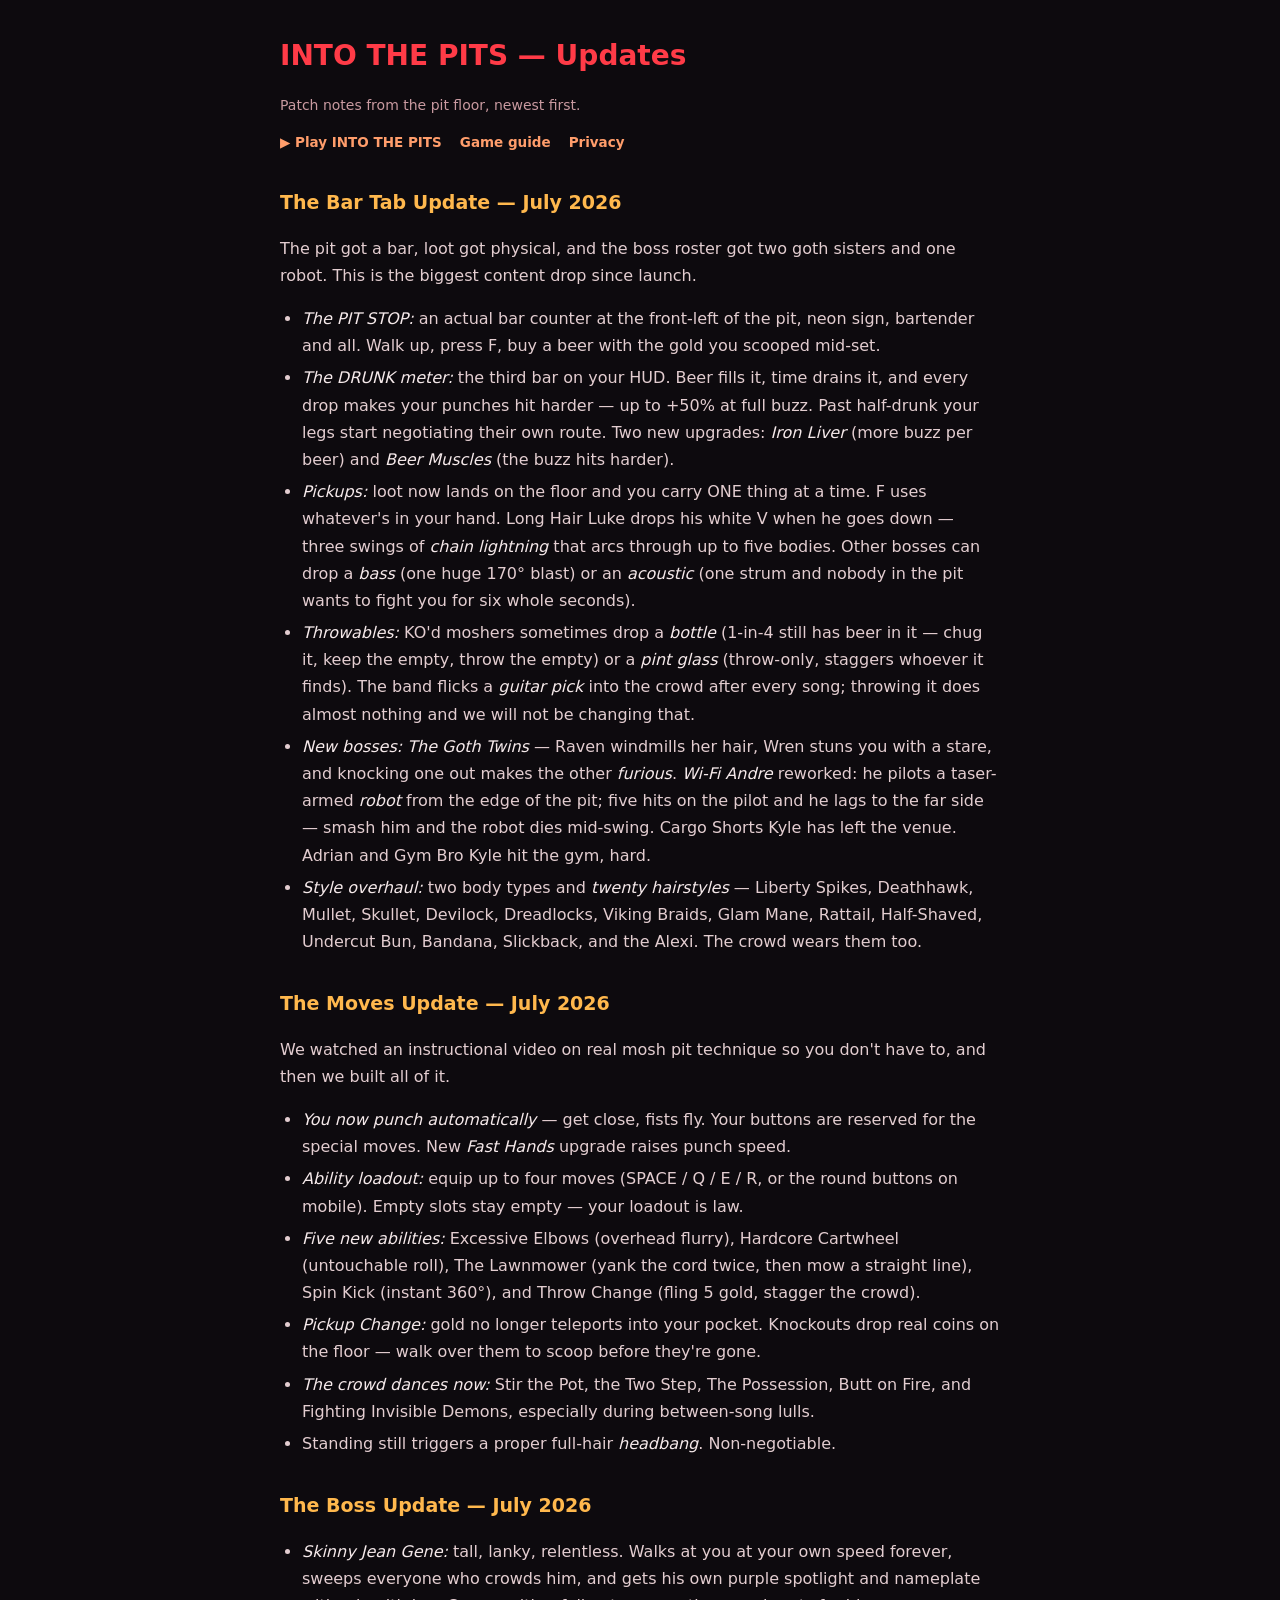
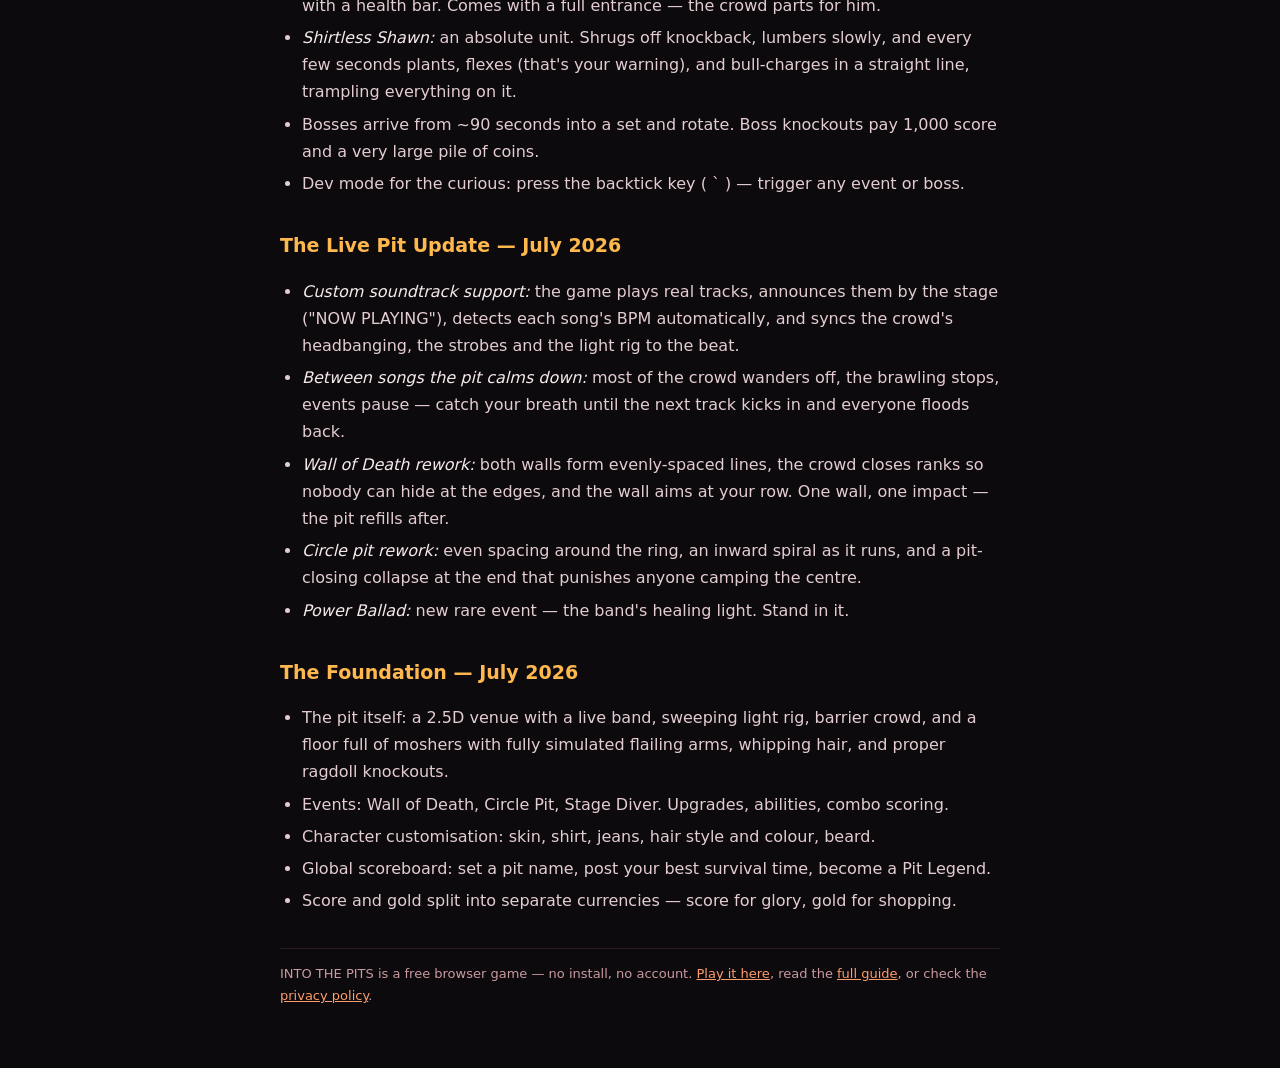
<file: updates.html>
<!DOCTYPE html>
<html lang="en">
<head>
<meta charset="utf-8">
<meta name="viewport" content="width=device-width, initial-scale=1">
<title>INTO THE PITS — Updates & Patch Notes</title>
<meta name="description" content="Development history and patch notes for INTO THE PITS: new abilities from real mosh pit moves, bosses like Skinny Jean Gene and Shirtless Shawn, pit events, the gold-on-the-floor economy, and everything else that changed.">
<style>
  body {
    margin: 0; padding: 32px 20px 60px; background: #0d0a0e; color: #e3cdd0;
    font-family: system-ui, -apple-system, 'Segoe UI', sans-serif; line-height: 1.7;
  }
  main { max-width: 720px; margin: 0 auto; }
  h1 { color: #ff3b47; font-size: 28px; margin: 0 0 4px; }
  h2 { color: #ffb84d; font-size: 19px; margin: 32px 0 6px; }
  a { color: #ff9d6b; }
  .muted { color: #c99aa0; font-size: 14px; }
  nav { display: flex; flex-wrap: wrap; gap: 8px 18px; font-size: 13.5px; margin: 14px 0 8px; }
  nav a { font-weight: 700; text-decoration: none; }
  ul { padding-left: 22px; }
  li { margin: 5px 0; }
  em { color: #f5e9ea; }
  footer { color: #c99aa0; font-size: 13px; margin-top: 34px; padding-top: 14px; border-top: 1px solid #2c1c22; }
</style>
</head>
<body>
<main>
  <h1>INTO THE PITS — Updates</h1>
  <p class="muted">Patch notes from the pit floor, newest first.</p>
  <nav>
    <a href="index.html">▶ Play INTO THE PITS</a>
    <a href="guide.html">Game guide</a>
    <a href="privacy.html">Privacy</a>
  </nav>

  <h2>The Bar Tab Update — July 2026</h2>
  <p>The pit got a bar, loot got physical, and the boss roster got two goth sisters and one
  robot. This is the biggest content drop since launch.</p>
  <ul>
    <li><em>The PIT STOP:</em> an actual bar counter at the front-left of the pit, neon sign,
    bartender and all. Walk up, press F, buy a beer with the gold you scooped mid-set.</li>
    <li><em>The DRUNK meter:</em> the third bar on your HUD. Beer fills it, time drains it, and
    every drop makes your punches hit harder — up to +50% at full buzz. Past half-drunk your
    legs start negotiating their own route. Two new upgrades: <em>Iron Liver</em> (more buzz
    per beer) and <em>Beer Muscles</em> (the buzz hits harder).</li>
    <li><em>Pickups:</em> loot now lands on the floor and you carry ONE thing at a time. F uses
    whatever's in your hand. Long Hair Luke drops his white V when he goes down — three swings
    of <em>chain lightning</em> that arcs through up to five bodies. Other bosses can drop a
    <em>bass</em> (one huge 170° blast) or an <em>acoustic</em> (one strum and nobody in the
    pit wants to fight you for six whole seconds).</li>
    <li><em>Throwables:</em> KO'd moshers sometimes drop a <em>bottle</em> (1-in-4 still has
    beer in it — chug it, keep the empty, throw the empty) or a <em>pint glass</em> (throw-only,
    staggers whoever it finds). The band flicks a <em>guitar pick</em> into the crowd after
    every song; throwing it does almost nothing and we will not be changing that.</li>
    <li><em>New bosses:</em> <em>The Goth Twins</em> — Raven windmills her hair, Wren stuns you
    with a stare, and knocking one out makes the other <em>furious</em>. <em>Wi-Fi Andre</em>
    reworked: he pilots a taser-armed <em>robot</em> from the edge of the pit; five hits on the
    pilot and he lags to the far side — smash him and the robot dies mid-swing. Cargo Shorts
    Kyle has left the venue. Adrian and Gym Bro Kyle hit the gym, hard.</li>
    <li><em>Style overhaul:</em> two body types and <em>twenty hairstyles</em> — Liberty
    Spikes, Deathhawk, Mullet, Skullet, Devilock, Dreadlocks, Viking Braids, Glam Mane,
    Rattail, Half-Shaved, Undercut Bun, Bandana, Slickback, and the Alexi. The crowd wears
    them too.</li>
  </ul>

  <h2>The Moves Update — July 2026</h2>
  <p>We watched an instructional video on real mosh pit technique so you don't have to, and then
  we built all of it.</p>
  <ul>
    <li><em>You now punch automatically</em> — get close, fists fly. Your buttons are reserved
    for the special moves. New <em>Fast Hands</em> upgrade raises punch speed.</li>
    <li><em>Ability loadout:</em> equip up to four moves (SPACE / Q / E / R, or the round
    buttons on mobile). Empty slots stay empty — your loadout is law.</li>
    <li><em>Five new abilities:</em> Excessive Elbows (overhead flurry), Hardcore Cartwheel
    (untouchable roll), The Lawnmower (yank the cord twice, then mow a straight line),
    Spin Kick (instant 360°), and Throw Change (fling 5 gold, stagger the crowd).</li>
    <li><em>Pickup Change:</em> gold no longer teleports into your pocket. Knockouts drop real
    coins on the floor — walk over them to scoop before they're gone.</li>
    <li><em>The crowd dances now:</em> Stir the Pot, the Two Step, The Possession, Butt on
    Fire, and Fighting Invisible Demons, especially during between-song lulls.</li>
    <li>Standing still triggers a proper full-hair <em>headbang</em>. Non-negotiable.</li>
  </ul>

  <h2>The Boss Update — July 2026</h2>
  <ul>
    <li><em>Skinny Jean Gene:</em> tall, lanky, relentless. Walks at you at your own speed
    forever, sweeps everyone who crowds him, and gets his own purple spotlight and nameplate
    with a health bar. Comes with a full entrance — the crowd parts for him.</li>
    <li><em>Shirtless Shawn:</em> an absolute unit. Shrugs off knockback, lumbers slowly, and
    every few seconds plants, flexes (that's your warning), and bull-charges in a straight
    line, trampling everything on it.</li>
    <li>Bosses arrive from ~90 seconds into a set and rotate. Boss knockouts pay 1,000 score
    and a very large pile of coins.</li>
    <li>Dev mode for the curious: press the backtick key ( ` ) — trigger any event or boss.</li>
  </ul>

  <h2>The Live Pit Update — July 2026</h2>
  <ul>
    <li><em>Custom soundtrack support:</em> the game plays real tracks, announces them by the
    stage ("NOW PLAYING"), detects each song's BPM automatically, and syncs the crowd's
    headbanging, the strobes and the light rig to the beat.</li>
    <li><em>Between songs the pit calms down:</em> most of the crowd wanders off, the brawling
    stops, events pause — catch your breath until the next track kicks in and everyone
    floods back.</li>
    <li><em>Wall of Death rework:</em> both walls form evenly-spaced lines, the crowd closes
    ranks so nobody can hide at the edges, and the wall aims at your row. One wall, one
    impact — the pit refills after.</li>
    <li><em>Circle pit rework:</em> even spacing around the ring, an inward spiral as it runs,
    and a pit-closing collapse at the end that punishes anyone camping the centre.</li>
    <li><em>Power Ballad:</em> new rare event — the band's healing light. Stand in it.</li>
  </ul>

  <h2>The Foundation — July 2026</h2>
  <ul>
    <li>The pit itself: a 2.5D venue with a live band, sweeping light rig, barrier crowd, and
    a floor full of moshers with fully simulated flailing arms, whipping hair, and proper
    ragdoll knockouts.</li>
    <li>Events: Wall of Death, Circle Pit, Stage Diver. Upgrades, abilities, combo scoring.</li>
    <li>Character customisation: skin, shirt, jeans, hair style and colour, beard.</li>
    <li>Global scoreboard: set a pit name, post your best survival time, become a Pit Legend.</li>
    <li>Score and gold split into separate currencies — score for glory, gold for shopping.</li>
  </ul>

  <footer>
    INTO THE PITS is a free browser game — no install, no account.
    <a href="index.html">Play it here</a>, read the <a href="guide.html">full guide</a>,
    or check the <a href="privacy.html">privacy policy</a>.
  </footer>
</main>
</body>
</html>
</file>
<file: style.css>
html, body {
  margin: 0; height: 100%; overflow: hidden;
  background: #0d0a0e;
  font-family: system-ui, -apple-system, 'Segoe UI', sans-serif;
  -webkit-user-select: none; user-select: none;
  -webkit-touch-callout: none;
  touch-action: none;
}
#c { position: fixed; inset: 0; width: 100%; height: 100%; display: block; }
.overlay {
  position: fixed; inset: 0; display: flex; align-items: center; justify-content: center;
  padding: calc(env(safe-area-inset-top, 0px) + 16px) 16px calc(env(safe-area-inset-bottom, 0px) + 16px);
  background: rgba(10, 4, 8, 0.45); z-index: 10;
}
.panel {
  background: rgba(24, 12, 16, 0.95);
  border: 2px solid #7a2230; border-radius: 20px;
  padding: 20px 18px; color: #f5e9ea; text-align: center;
  width: min(370px, 100%); max-height: 100%; overflow-y: auto;
  box-shadow: 0 14px 50px rgba(0,0,0,.65);
  -webkit-overflow-scrolling: touch;
}
.logo { font-size: 40px; line-height: 1; }
h1 {
  margin: 2px 0 0; font-size: 38px; line-height: 1.05; letter-spacing: 3px; color: #ff3b47;
  text-shadow: 0 3px 0 #5c0d14, 0 0 26px rgba(255,59,71,.35);
  transform: skewX(-6deg); font-weight: 900;
}
h2 { margin: 0 0 6px; font-size: 26px; color: #ff8f6b; }
.sub { font-size: 13px; color: #c99aa0; letter-spacing: 3px; margin-bottom: 12px; font-weight: 700; }
.hint { font-size: 13.5px; color: #e3cdd0; line-height: 1.55; margin: 0 0 10px; }
.hint b { color: #ffb84d; }
.best { font-size: 13.5px; color: #ff9d6b; margin-bottom: 12px; }
.btn {
  display: inline-block; border: 0; cursor: pointer;
  background: linear-gradient(#ff5b47, #c41f2e); color: #fff;
  font-size: 19px; font-weight: 800; font-family: inherit;
  padding: 13px 30px; border-radius: 14px;
  box-shadow: 0 4px 0 #6e0f18; margin-top: 12px; letter-spacing: 1px;
}
.btn:active { transform: translateY(3px); box-shadow: 0 1px 0 #6e0f18; }
.btn.alt { background: linear-gradient(#4a3b52, #2e2436); box-shadow: 0 4px 0 #171019; font-size: 15px; padding: 10px 20px; }
.btn.alt:active { box-shadow: 0 1px 0 #171019; }
.stats { font-size: 15px; line-height: 1.7; margin-bottom: 8px; color: #efdadc; }
.stats .big { font-size: 22px; font-weight: 800; color: #ffb84d; }
.newbest { color: #7bff9e; font-weight: 800; }
.credbar { font-size: 18px; font-weight: 800; color: #ffb84d; margin: 6px 0 10px; }
.uprow {
  display: flex; align-items: center; gap: 10px;
  background: rgba(255,255,255,0.05); border: 1px solid rgba(220,120,130,0.25);
  border-radius: 12px; padding: 8px 10px; margin-bottom: 7px; text-align: left;
}
.upicon { font-size: 24px; width: 30px; text-align: center; flex: 0 0 auto; }
.upinfo { flex: 1 1 auto; min-width: 0; }
.upname { font-size: 13.5px; font-weight: 700; color: #f5e9ea; }
.upname .lvl { color: #ff9d6b; font-weight: 600; font-size: 12px; margin-left: 4px; }
.updesc { font-size: 11.5px; color: #c99aa0; }
.buy {
  flex: 0 0 auto; border: 0; cursor: pointer; font-family: inherit;
  background: linear-gradient(#ffb03a, #f07f1f); color: #3a1d00;
  font-size: 13px; font-weight: 800; padding: 9px 10px; border-radius: 10px;
  box-shadow: 0 3px 0 #a3540c; min-width: 64px;
}
.buy:active { transform: translateY(2px); box-shadow: 0 1px 0 #a3540c; }
.buy[disabled] { background: #4d3f45; color: #241a1e; box-shadow: 0 3px 0 #2c2126; cursor: default; }
/* leaderboard */
.namerow { display: flex; gap: 8px; margin-bottom: 10px; }
.namerow input {
  flex: 1 1 auto; min-width: 0; font-family: inherit; font-size: 14px;
  background: rgba(255,255,255,0.07); border: 1px solid rgba(220,120,130,0.35);
  border-radius: 10px; padding: 9px 12px; color: #f5e9ea; outline: none;
}
.blist { text-align: left; max-height: 44vh; overflow-y: auto; -webkit-overflow-scrolling: touch; }
.brow {
  display: flex; align-items: center; gap: 8px;
  padding: 6px 10px; border-radius: 9px; font-size: 13.5px;
}
.brow:nth-child(odd) { background: rgba(255,255,255,0.04); }
.brow.me { background: rgba(255,91,71,0.16); border: 1px solid rgba(255,91,71,0.4); }
.brow .rk { width: 24px; color: #c99aa0; font-weight: 700; }
.brow .nm { flex: 1 1 auto; min-width: 0; overflow: hidden; text-overflow: ellipsis; white-space: nowrap; font-weight: 700; }
.brow .sc { color: #ffd166; font-weight: 800; }
.brow .tm { color: #c99aa0; font-weight: 700; font-size: 11.5px; min-width: 44px; text-align: right; }
/* character style picker */
.strow {
  display: flex; align-items: center; gap: 8px;
  background: rgba(255,255,255,0.05); border: 1px solid rgba(220,120,130,0.25);
  border-radius: 12px; padding: 6px 10px; margin-bottom: 6px;
}
.strow .slabel { flex: 0 0 84px; text-align: left; font-size: 12.5px; font-weight: 700; color: #e3cdd0; }
.strow .sval { flex: 1 1 auto; font-size: 12.5px; font-weight: 700; color: #f5e9ea; }
.strow .swatch { display: inline-block; width: 16px; height: 16px; border-radius: 5px; vertical-align: -3px; border: 1px solid rgba(255,255,255,.25); }
.sarrow {
  flex: 0 0 auto; border: 0; cursor: pointer; font-family: inherit;
  background: #4a3b52; color: #fff; font-size: 14px; font-weight: 800;
  width: 30px; height: 30px; border-radius: 8px;
}
.sarrow:active { background: #5d4a68; }
  .sarrow[disabled] { opacity: 0.3; cursor: default; }
#stylePrev { display: block; margin: 4px auto 8px; background: rgba(255,255,255,0.04); border-radius: 12px; }
.audiorow {
  display: flex; align-items: center; gap: 10px;
  background: rgba(255,255,255,0.05); border: 1px solid rgba(220,120,130,0.25);
  border-radius: 12px; padding: 8px 12px; margin-bottom: 6px;
  font-size: 12.5px; font-weight: 700; color: #e3cdd0;
}
.audiorow label { flex: 0 0 84px; text-align: left; }
.audiorow input[type=range] { flex: 1 1 auto; min-width: 0; accent-color: #ff5b47; }
.buy.danger {
  background: linear-gradient(#5a2430, #3a1420); color: #ff9d8a;
  box-shadow: 0 3px 0 #200a10;
}
.buy.danger:active { box-shadow: 0 1px 0 #200a10; }
.sect {
  font-size: 12px; letter-spacing: 2.5px; color: #c99aa0; font-weight: 800;
  margin: 14px 0 7px; text-align: center;
}
/* ability touch buttons */
.abBtn {
  position: fixed; display: none; z-index: 6;
  right: calc(env(safe-area-inset-right, 0px) + 34px);
  width: 58px; height: 58px; border-radius: 50%;
  border: 2px solid #c99aa0; background: rgba(74,59,82,.55);
  color: #fff; font-size: 24px; font-family: inherit; padding: 0;
}
.abBtn:active { background: rgba(120,90,140,.8); }
#muteBtn {
  position: fixed; top: calc(env(safe-area-inset-top, 0px) + 10px); right: 10px;
  z-index: 20; font-size: 20px; background: rgba(24,12,16,.7); color: #fff;
  border: 1px solid #7a2230; border-radius: 10px; padding: 6px 9px; cursor: pointer;
}
/* stacked UNDER mute — the score/gold/KO column owns the space to its left */
#pauseBtn {
  position: fixed; display: none;
  top: calc(env(safe-area-inset-top, 0px) + 52px); right: 10px;
  z-index: 20; font-size: 20px; background: rgba(24,12,16,.7); color: #fff;
  border: 1px solid #7a2230; border-radius: 10px; padding: 6px 9px; cursor: pointer;
  font-family: inherit; line-height: 1;
}
/* paused: the thumb controls would only get in the way */
body.paused .abBtn, body.paused #itemBtn, body.paused #stick { display: none !important; }
/* touch controls */
#stick {
  position: fixed; display: none; z-index: 5; pointer-events: none;
  width: 96px; height: 96px; border-radius: 50%;
  border: 2px solid rgba(255,255,255,.25); background: rgba(255,255,255,.06);
}
#nub {
  position: absolute; left: 50%; top: 50%; width: 42px; height: 42px;
  border-radius: 50%; background: rgba(255,120,110,.55);
  transform: translate(-50%,-50%);
}
/* the big thumb button belongs to whatever you're HOLDING — abilities are all
   the same size in the column above it (js/items.js shows/hides this one) */
#itemBtn {
  position: fixed; display: none; z-index: 6;
  right: calc(env(safe-area-inset-right, 0px) + 22px);
  bottom: calc(env(safe-area-inset-bottom, 0px) + 30px);
  width: 88px; height: 88px; border-radius: 50%;
  border: 2px solid #ffb84d; background: rgba(150,96,24,.55);
  color: #fff; font-size: 38px; font-weight: 900; font-family: inherit; padding: 0;
}
#itemBtn:active { background: rgba(255,184,77,.8); }
.touch #stick { display: block; }
.consent-bar {
  position: fixed; left: 0; right: 0; bottom: 0; z-index: 40;
  display: flex; flex-wrap: wrap; gap: 8px; align-items: center; justify-content: center;
  background: rgba(20, 10, 14, 0.97); border-top: 1px solid #7a2230;
  padding: 10px 14px calc(env(safe-area-inset-bottom, 0px) + 10px);
  font-size: 12.5px; color: #e3cdd0;
}
.consent-bar a { color: #ff9d6b; }
.consent-btn {
  border: 0; cursor: pointer; font-family: inherit; font-weight: 800;
  border-radius: 9px; padding: 8px 12px; font-size: 12.5px;
}
.consent-btn.ok { background: #ff5b47; color: #fff; }
.consent-btn.no { background: #4a3b52; color: #e9ddf5; }
.ad-rail {
  position: fixed; top: 0; bottom: 0; width: 170px; z-index: 3;
  display: none; align-items: center; justify-content: center;
}
.ad-rail-left { left: 0; } .ad-rail-right { right: 0; }
.ad-ph {
  width: 160px; height: 600px; display: flex; align-items: center; justify-content: center;
  border: 1px dashed rgba(255,255,255,.15); color: rgba(255,255,255,.25); font-size: 12px;
  border-radius: 8px;
}
.flinks { margin-top: 14px; font-size: 12px; color: #c99aa0; }
.flinks a { color: #ff9d6b; text-decoration: none; }
.flinks a:hover { text-decoration: underline; }
</file>
